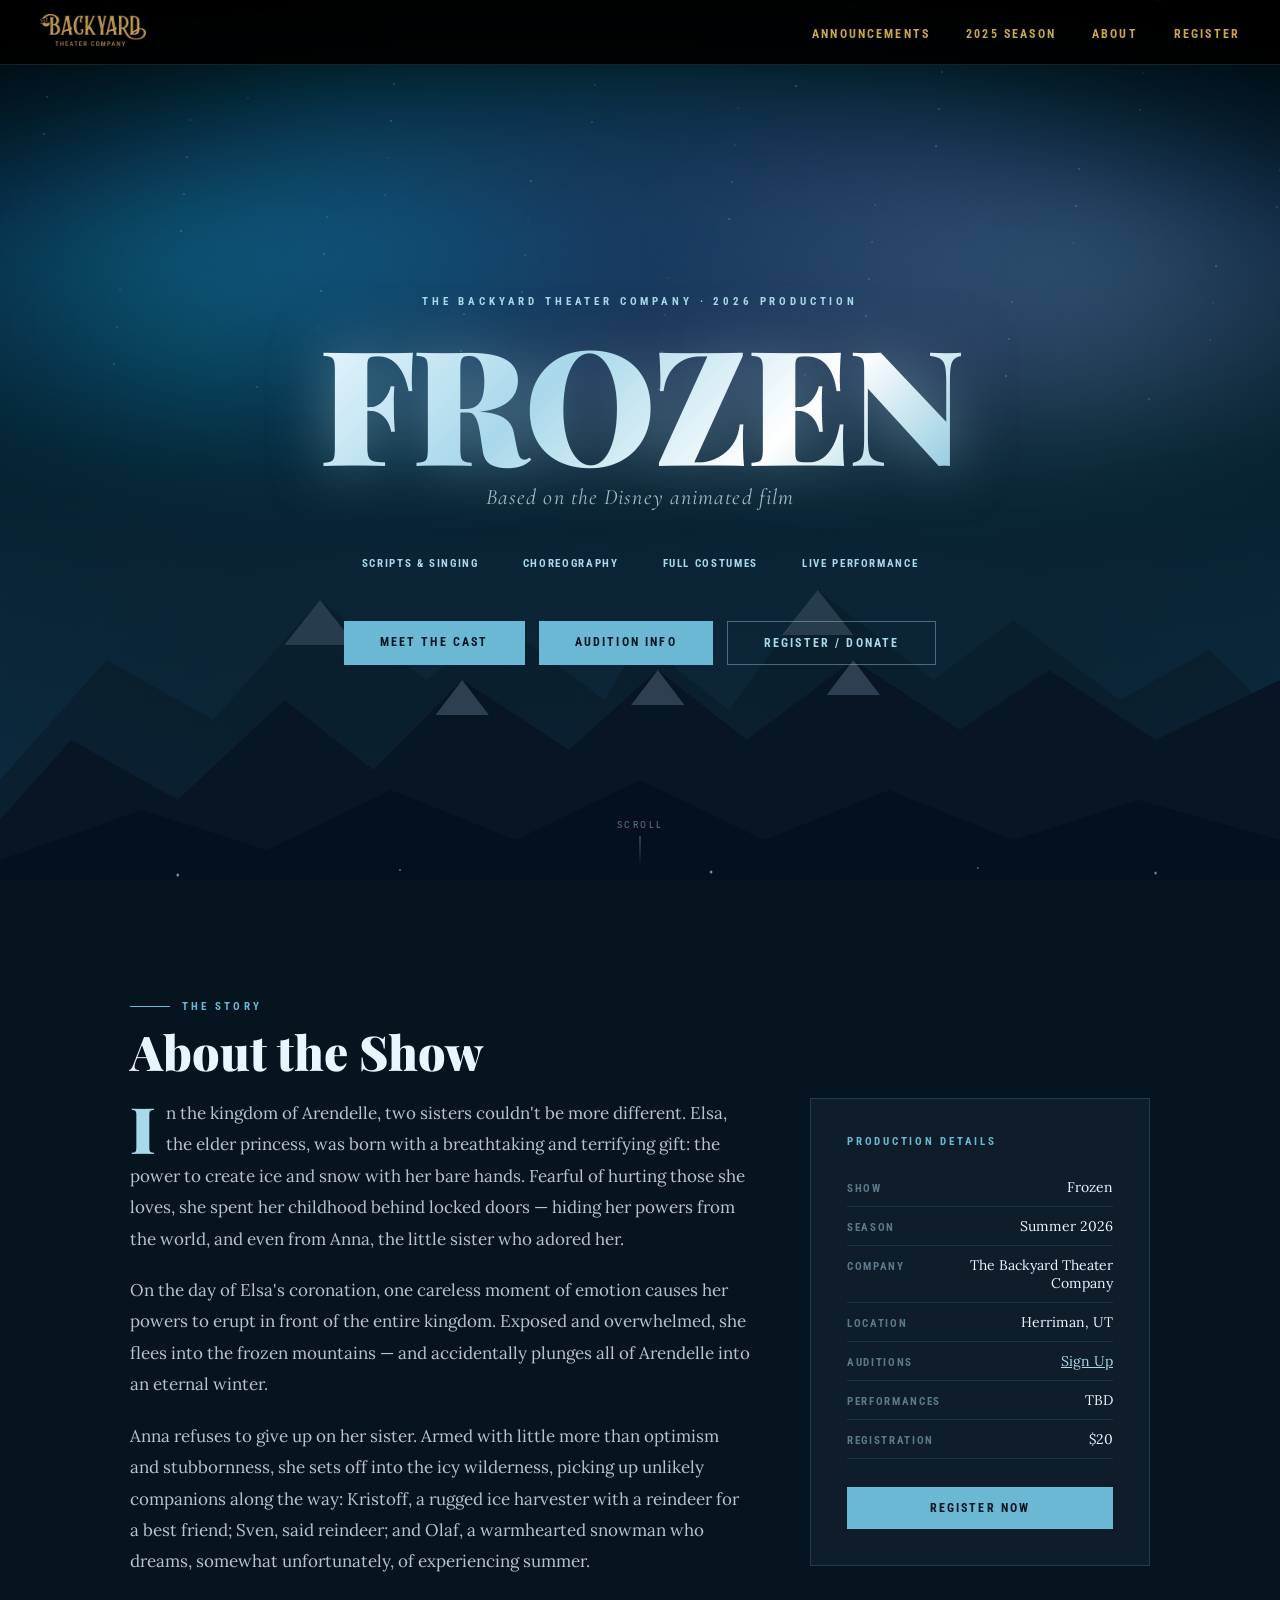
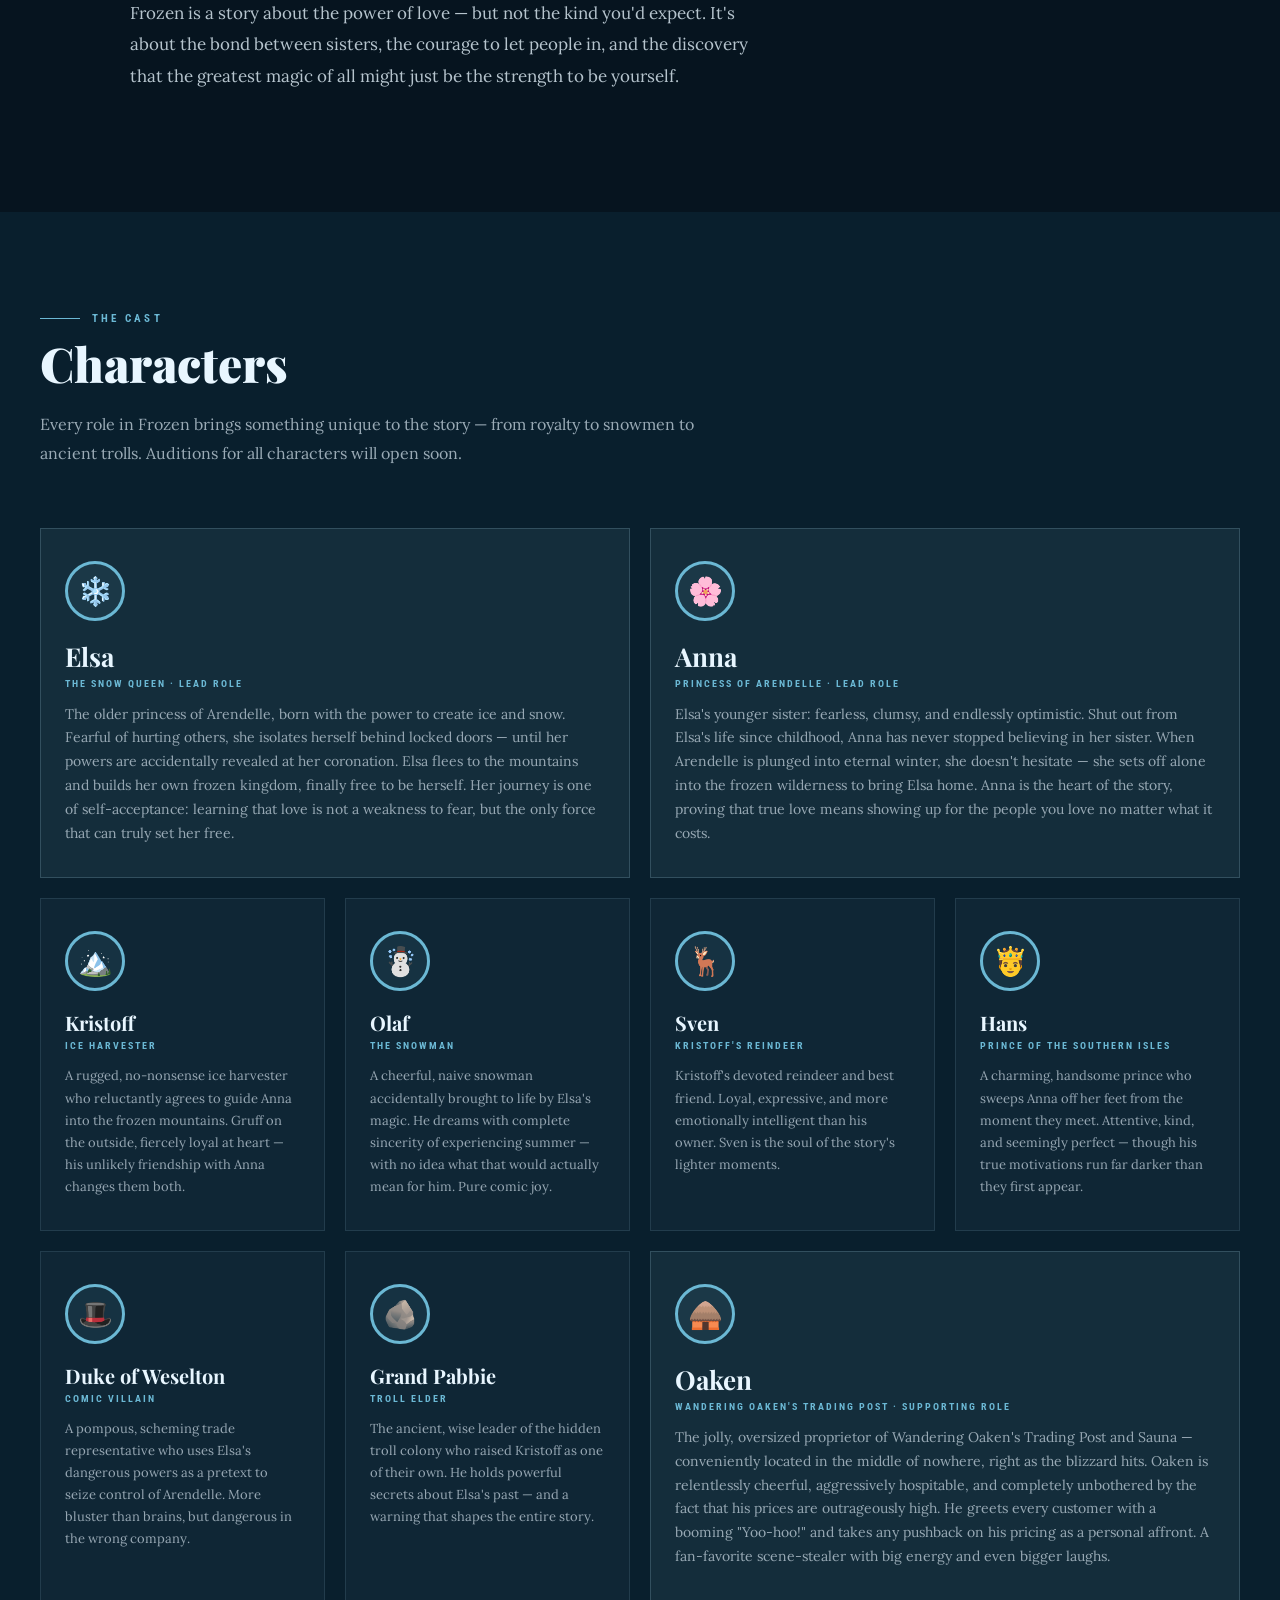
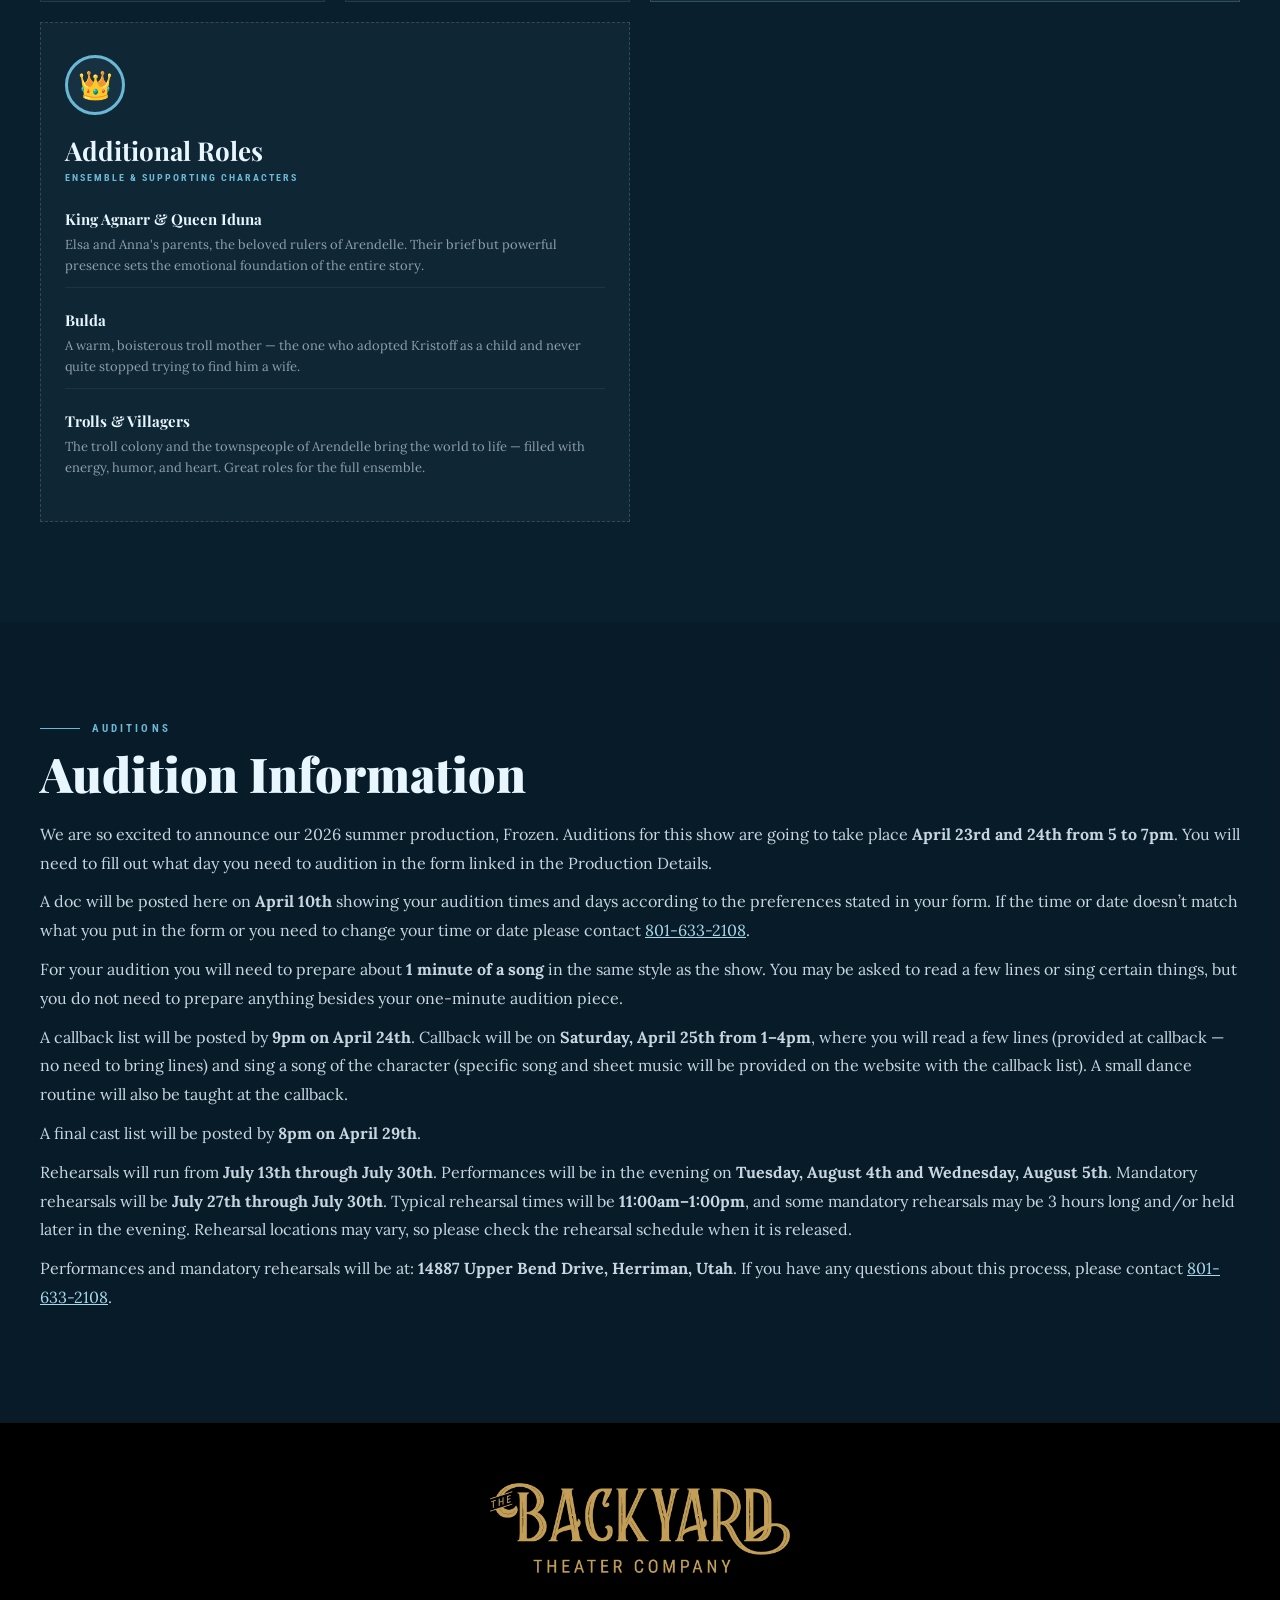
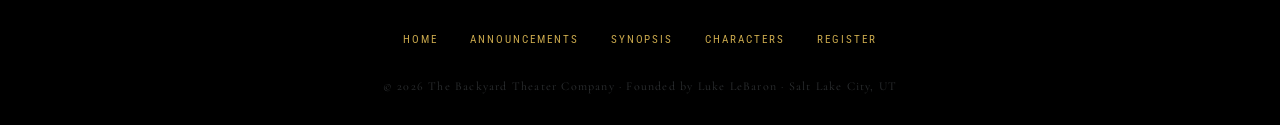
<file: frozen-announcement.html>
<!DOCTYPE html>
<html lang="en">
<head>
<meta charset="UTF-8">
<meta name="viewport" content="width=device-width, initial-scale=1.0">
<title>Frozen — The Backyard Theater Company · 2026</title>
<link rel="preconnect" href="https://fonts.googleapis.com">
<link href="https://fonts.googleapis.com/css2?family=Playfair+Display:ital,wght@0,400;0,700;0,900;1,400;1,700&family=Lora:ital,wght@0,400;0,500;1,400&family=Cormorant+Garamond:ital,wght@0,300;0,400;0,600;1,300;1,400&family=Roboto+Condensed:wght@400;600;700&display=swap" rel="stylesheet">
  <link rel="stylesheet" href="css/common.css">
<style>
  /* Page-specific styles (hero, snow, characters, synopsis, etc.) */
  /* ===== SNOWFLAKE ANIMATION ===== */
  @keyframes snowfall {
    0%   { transform: translateY(-20px) translateX(0px) rotate(0deg); opacity: 0; }
    10%  { opacity: 0.7; }
    90%  { opacity: 0.4; }
    100% { transform: translateY(100vh) translateX(60px) rotate(360deg); opacity: 0; }
  }

  @keyframes fadeUp {
    from { opacity: 0; transform: translateY(28px); }
    to   { opacity: 1; transform: translateY(0); }
  }

  @keyframes shimmerIce {
    0%   { background-position: -300% center; }
    100% { background-position: 300% center; }
  }

  @keyframes pulseGlow {
    0%, 100% { box-shadow: 0 0 20px rgba(168, 216, 234, 0.3), inset 0 0 20px rgba(168, 216, 234, 0.05); }
    50%       { box-shadow: 0 0 40px rgba(168, 216, 234, 0.6), inset 0 0 30px rgba(168, 216, 234, 0.1); }
  }

  @keyframes float {
    0%, 100% { transform: translateY(0px); }
    50%       { transform: translateY(-8px); }
  }

  /* nav moved to common.css */

  /* ===== SNOWFLAKES ===== */
  .snowflakes {
    position: fixed;
    top: 0; left: 0;
    width: 100%; height: 100%;
    pointer-events: none;
    z-index: 1;
    overflow: hidden;
  }

  .snowflake {
    position: absolute;
    top: -20px;
    color: rgba(200, 235, 255, 0.7);
    font-size: 14px;
    animation: snowfall linear infinite;
    user-select: none;
  }

  /* ===== HERO ===== */
  .hero {
    min-height: 100vh;
    position: relative;
    display: flex;
    flex-direction: column;
    align-items: center;
    justify-content: center;
    overflow: hidden;
    padding-top: 60px;
  }

  /* Icy mountain panorama built in CSS + SVG */
  .hero-bg {
    position: absolute;
    inset: 0;
    background:
      radial-gradient(ellipse 120% 80% at 50% 100%, #0D2A3D 0%, transparent 70%),
      radial-gradient(ellipse 80% 60% at 30% 80%, #0A1E2E 0%, transparent 60%),
      radial-gradient(ellipse 80% 60% at 70% 80%, #0A1E2E 0%, transparent 60%),
      linear-gradient(180deg,
        #01060A 0%,
        #041525 25%,
        #062030 50%,
        #0A2A3E 75%,
        #0D3550 100%
      );
  }

  /* Aurora borealis */
  .aurora {
    position: absolute;
    inset: 0;
    pointer-events: none;
    overflow: hidden;
  }

  .aurora-band {
    position: absolute;
    left: -20%;
    width: 140%;
    height: 300px;
    border-radius: 50%;
    filter: blur(50px);
    opacity: 0.18;
  }

  .aurora-band:nth-child(1) {
    top: 5%;
    background: linear-gradient(90deg, transparent, #00E5FF, #00BCD4, transparent);
    animation: float 8s ease-in-out infinite;
  }
  .aurora-band:nth-child(2) {
    top: 12%;
    background: linear-gradient(90deg, transparent, #7C4DFF, #E040FB, transparent);
    animation: float 11s ease-in-out infinite reverse;
    opacity: 0.12;
  }
  .aurora-band:nth-child(3) {
    top: 18%;
    background: linear-gradient(90deg, transparent, #00E5FF, transparent, #80DEEA, transparent);
    animation: float 14s ease-in-out infinite 2s;
  }

  /* Mountain silhouettes */
  .mountains {
    position: absolute;
    bottom: 0; left: 0; right: 0;
    pointer-events: none;
  }

  .hero-content {
    position: relative;
    z-index: 5;
    text-align: center;
    padding: 0 24px;
  }

  .frozen-eyebrow {
    font-family: 'Roboto Condensed', sans-serif;
    font-size: 11px;
    font-weight: 700;
    letter-spacing: 0.35em;
    text-transform: uppercase;
    color: var(--ice-blue);
    margin-bottom: 20px;
    animation: fadeUp 0.8s ease 0.2s both;
  }

  .frozen-title {
    font-family: 'Playfair Display', serif;
    font-size: clamp(80px, 14vw, 160px);
    font-weight: 900;
    line-height: 0.9;
    letter-spacing: -0.02em;
    margin-bottom: 12px;
    background: linear-gradient(
      135deg,
      #E8F6FF 0%,
      #A8D8EA 20%,
      #FFFFFF 40%,
      #6BB8D4 60%,
      #C8EEFF 80%,
      #FFFFFF 100%
    );
    background-size: 200%;
    -webkit-background-clip: text;
    -webkit-text-fill-color: transparent;
    background-clip: text;
    animation: fadeUp 0.8s ease 0.4s both, shimmerIce 6s linear infinite;
    filter: drop-shadow(0 0 30px rgba(168, 216, 234, 0.5));
  }

  .frozen-subtitle {
    font-family: 'Cormorant Garamond', serif;
    font-size: 22px;
    font-style: italic;
    color: rgba(232, 246, 255, 0.7);
    letter-spacing: 0.05em;
    margin-bottom: 40px;
    animation: fadeUp 0.8s ease 0.6s both;
  }

  .hero-badges {
    display: flex;
    gap: 12px;
    justify-content: center;
    flex-wrap: wrap;
    margin-bottom: 44px;
    animation: fadeUp 0.8s ease 0.7s both;
  }

  .badge {
    font-family: 'Roboto Condensed', sans-serif;
    font-size: 11px;
    font-weight: 700;
    letter-spacing: 0.15em;
    text-transform: uppercase;
    padding: 7px 16px;
    color: var(--ice-blue);
  }

  .hero-cta {
    display: inline-flex;
    gap: 14px;
    animation: fadeUp 0.8s ease 0.9s both;
  }

  /* buttons moved to common.css */
  @media(max-width: 600px)  {
    .hero-cta {
      flex-direction: column;
    }
  }

  /* buttons moved to common.css */

  .scroll-hint {
    position: absolute;
    bottom: 32px;
    left: 50%;
    transform: translateX(-50%);
    z-index: 5;
    display: flex;
    flex-direction: column;
    align-items: center;
    gap: 6px;
    opacity: 0.5;
    animation: float 2.5s ease-in-out infinite;
  }
  .scroll-hint span {
    font-family: 'Roboto Condensed', sans-serif;
    font-size: 10px;
    letter-spacing: 0.25em;
    text-transform: uppercase;
    color: var(--ice-blue);
  }
  .scroll-arrow {
    width: 1px;
    height: 32px;
    background: linear-gradient(180deg, var(--ice-blue), transparent);
  }

  /* ===== SYNOPSIS ===== */
  #synopsis { padding: 100px 40px; max-width: 1100px; margin: 0 auto; position: relative; z-index: 2; }

  .synopsis-layout {
    display: grid;
    grid-template-columns: 1fr 340px;
    gap: 60px;
    align-items: start;
  }

  .synopsis-text p {
    font-size: 17px;
    line-height: 1.85;
    color: rgba(232, 246, 255, 0.78);
    margin-bottom: 20px;
  }

  .synopsis-text p:first-child::first-letter {
    font-family: 'Playfair Display', serif;
    font-size: 64px;
    font-weight: 900;
    float: left;
    line-height: 0.75;
    margin: 6px 10px 0 0;
    color: var(--ice-blue);
  }

  .synopsis-aside {
    background: rgba(168, 216, 234, 0.05);
    border: 1px solid rgba(168, 216, 234, 0.15);
    padding: 36px;
    position: sticky;
    top: 90px;
  }

  .aside-title {
    font-family: 'Roboto Condensed', sans-serif;
    font-size: 11px;
    font-weight: 700;
    letter-spacing: 0.25em;
    text-transform: uppercase;
    color: var(--ice-mid);
    margin-bottom: 20px;
  }

  .detail-row {
    display: flex;
    justify-content: space-between;
    align-items: baseline;
    padding: 10px 0;
    border-bottom: 1px solid rgba(168, 216, 234, 0.1);
    gap: 12px;
  }
  .detail-row:last-child { border-bottom: none; }

  .detail-label {
    font-family: 'Roboto Condensed', sans-serif;
    font-size: 11px;
    font-weight: 700;
    letter-spacing: 0.15em;
    text-transform: uppercase;
    color: rgba(168, 216, 234, 0.5);
    flex-shrink: 0;
  }

  .detail-value {
    font-family: 'Lora', serif;
    font-size: 14px;
    color: var(--frost);
    text-align: right;
  }
  .detail-value a {
    color: var(--ice-blue);
    text-decoration: underline;
  }

  .aside-cta {
    display: block;
    text-align: center;
    margin-top: 28px;
    font-family: 'Roboto Condensed', sans-serif;
    font-size: 12px;
    font-weight: 700;
    letter-spacing: 0.18em;
    text-transform: uppercase;
    padding: 14px;
    background: var(--ice-mid);
    color: var(--ice-darkest);
    text-decoration: none;
    transition: all 0.3s;
  }
  .aside-cta:hover { background: var(--ice-blue); transform: translateY(-2px); }

  /* ===== CHARACTERS ===== */
  #characters {
    padding: 100px 40px;
    background: rgba(13, 42, 61, 0.5);
    position: relative;
    z-index: 2;
  }

  #characters .inner,
  #auditions .inner {
    max-width: 1200px;
    margin: 0 auto;
  }

  .characters-intro {
    max-width: 680px;
    margin-bottom: 60px;
  }

  .characters-grid {
    display: grid;
    grid-template-columns: repeat(4, 1fr);
    gap: 20px;
  }

  .character-card {
    background: rgba(168, 216, 234, 0.04);
    border: 1px solid rgba(168, 216, 234, 0.12);
    padding: 32px 24px;
    position: relative;
    overflow: hidden;
    transition: all 0.35s;
    cursor: default;
  }

  .character-card::before {
    content: '';
    position: absolute;
    top: 0; left: 0; right: 0;
    height: 3px;
    background: linear-gradient(90deg, transparent, var(--ice-mid), transparent);
    opacity: 0;
    transition: opacity 0.35s;
  }

  .character-card:hover {
    background: rgba(168, 216, 234, 0.09);
    border-color: rgba(168, 216, 234, 0.3);
    transform: translateY(-4px);
    box-shadow: 0 12px 40px rgba(107, 184, 212, 0.12);
  }

  .character-card:hover::before { opacity: 1; }

  .character-emoji {
    width: 60px;
    height: 60px;
    border-radius: 50%;
    border: 3px solid var(--ice-mid);
    display: flex;
    align-items: center;
    justify-content: center;
    font-size: 28px;
    margin-bottom: 18px;
    background: rgba(107, 184, 212, 0.08);
    transition: all 0.35s;
  }

  .character-card:hover .character-emoji {
    border-color: var(--ice-blue);
    box-shadow: 0 0 20px rgba(168, 216, 234, 0.3);
    animation: pulseGlow 2s ease-in-out infinite;
  }

  .character-name {
    font-family: 'Playfair Display', serif;
    font-size: 20px;
    font-weight: 700;
    color: var(--frost);
    margin-bottom: 4px;
  }

  .character-role {
    font-family: 'Roboto Condensed', sans-serif;
    font-size: 10px;
    font-weight: 700;
    letter-spacing: 0.2em;
    text-transform: uppercase;
    color: var(--ice-mid);
    margin-bottom: 14px;
  }

  .character-desc {
    font-size: 13px;
    line-height: 1.7;
    color: rgba(232, 246, 255, 0.62);
  }

  .character-card.featured {
    grid-column: span 2;
    background: rgba(168, 216, 234, 0.07);
    border-color: rgba(168, 216, 234, 0.2);
  }

  .character-card.featured .character-name { font-size: 26px; }
  .character-card.featured .character-desc { font-size: 14px; }

  .additional-role-row {
    padding: 10px 0;
    border-bottom: 1px solid rgba(168, 216, 234, 0.08);
  }
  .additional-role-row:last-child { border-bottom: none; }

  .add-role-name {
    display: block;
    font-family: 'Playfair Display', serif;
    font-size: 15px;
    font-weight: 700;
    color: var(--frost);
    margin-bottom: 3px;
  }

  .add-role-desc {
    display: block;
    font-size: 13px;
    line-height: 1.6;
    color: rgba(232, 246, 255, 0.58);
  }

  #auditions p {
    margin-bottom: 10px;
  }
  /* ===== FOOTER ===== */
  /* footer moved to common.css */

  /* ===== RESPONSIVE ===== */
  @media (max-width: 900px) {
    .synopsis-layout { grid-template-columns: 1fr; }
    .synopsis-aside { position: static; }
    .characters-grid { grid-template-columns: repeat(2, 1fr); }
    .character-card.featured { grid-column: span 1; }
  }
  @media (max-width: 600px) {
    .characters-grid { grid-template-columns: 1fr; }
    .nav-links { display: none; }
    .frozen-title { font-size: 72px; }
  }

  /* link color handled in css/common.css */
</style>
</head>
<body>

<!-- SNOWFLAKES -->
<div class="snowflakes" aria-hidden="true" id="snowflakes"></div>

<!-- NAV -->
<nav>
  <div class="nav-logo">
    <a href="index.html">
      <img src="images/backyard-theater-company-text.png" alt="Backyard Theater Company Logo"/>
    </a>
  </div>
  <ul class="nav-links">
    <li><a href="index.html#announcements">Announcements</a></li>
    <li><a href="index.html#gallery">2025 Season</a></li>
    <li><a href="index.html#about">About</a></li>
    <li><a href="index.html#payment">Register</a></li>
  </ul>
</nav>

<!-- HERO -->
<div class="hero">
  <div class="hero-bg"></div>

  <!-- Aurora -->
  <div class="aurora">
    <div class="aurora-band"></div>
    <div class="aurora-band"></div>
    <div class="aurora-band"></div>
  </div>

  <!-- Mountain SVG silhouette -->
  <div class="mountains">
    <svg viewBox="0 0 1440 400" xmlns="http://www.w3.org/2000/svg" preserveAspectRatio="none" style="width:100%;height:400px;display:block;">
      <!-- Far mountains (lightest) -->
      <polygon points="0,400 0,280 120,160 240,220 360,100 480,180 560,120 680,200 720,140 820,210 920,90 1050,180 1140,120 1260,200 1360,150 1440,220 1440,400" fill="#0A1E2E" opacity="0.9"/>
      <!-- Snow caps far -->
      <polygon points="360,100 320,145 400,145" fill="rgba(200,230,255,0.15)"/>
      <polygon points="920,90 880,135 960,135" fill="rgba(200,230,255,0.15)"/>
      <polygon points="560,120 530,155 590,155" fill="rgba(200,230,255,0.1)"/>
      <!-- Mid mountains -->
      <polygon points="0,400 0,320 80,240 200,300 320,200 420,270 520,180 640,250 740,170 840,240 960,160 1080,230 1180,170 1300,240 1440,180 1440,400" fill="#071525" opacity="0.95"/>
      <!-- Snow caps mid -->
      <polygon points="520,180 490,215 550,215" fill="rgba(200,230,255,0.2)"/>
      <polygon points="740,170 710,205 770,205" fill="rgba(200,230,255,0.2)"/>
      <polygon points="960,160 930,195 990,195" fill="rgba(200,230,255,0.2)"/>
      <!-- Foreground ridge -->
      <polygon points="0,400 0,360 160,310 300,350 440,290 580,340 720,280 860,340 1000,290 1140,340 1280,300 1440,340 1440,400" fill="#041020" opacity="1"/>
      <!-- Ice/snow ground -->
      <rect x="0" y="380" width="1440" height="20" fill="#06141F"/>
      <!-- Sparkle dots on snow -->
      <circle cx="200" cy="375" r="1.5" fill="rgba(200,230,255,0.6)"/>
      <circle cx="450" cy="370" r="1" fill="rgba(200,230,255,0.5)"/>
      <circle cx="800" cy="372" r="1.5" fill="rgba(200,230,255,0.6)"/>
      <circle cx="1100" cy="368" r="1" fill="rgba(200,230,255,0.4)"/>
      <circle cx="1300" cy="373" r="1.5" fill="rgba(200,230,255,0.5)"/>
    </svg>
  </div>

  <!-- Stars -->
  <svg style="position:absolute;inset:0;width:100%;height:100%;pointer-events:none;z-index:2;" xmlns="http://www.w3.org/2000/svg">
    <defs><radialGradient id="star"><stop offset="0%" stop-color="white" stop-opacity="0.9"/><stop offset="100%" stop-color="white" stop-opacity="0"/></radialGradient></defs>
    <circle cx="53" cy="23" r="1" fill="url(#star)" opacity="0.3"/><circle cx="190" cy="120" r="1" fill="url(#star)" opacity="0.42"/><circle cx="327" cy="217" r="1" fill="url(#star)" opacity="0.54"/><circle cx="464" cy="314" r="1" fill="url(#star)" opacity="0.6599999999999999"/><circle cx="601" cy="11" r="1" fill="url(#star)" opacity="0.78"/><circle cx="738" cy="108" r="1" fill="url(#star)" opacity="0.3"/><circle cx="875" cy="205" r="1" fill="url(#star)" opacity="0.42"/><circle cx="1012" cy="302" r="1" fill="url(#star)" opacity="0.54"/><circle cx="1149" cy="399" r="1" fill="url(#star)" opacity="0.6599999999999999"/><circle cx="1286" cy="96" r="1" fill="url(#star)" opacity="0.78"/><circle cx="1423" cy="193" r="1" fill="url(#star)" opacity="0.3"/><circle cx="120" cy="290" r="1" fill="url(#star)" opacity="0.42"/><circle cx="257" cy="387" r="1" fill="url(#star)" opacity="0.54"/><circle cx="394" cy="84" r="1" fill="url(#star)" opacity="0.6599999999999999"/><circle cx="531" cy="181" r="1" fill="url(#star)" opacity="0.78"/><circle cx="668" cy="278" r="1" fill="url(#star)" opacity="0.3"/><circle cx="805" cy="375" r="1" fill="url(#star)" opacity="0.42"/><circle cx="942" cy="72" r="1" fill="url(#star)" opacity="0.54"/><circle cx="1079" cy="169" r="1" fill="url(#star)" opacity="0.6599999999999999"/><circle cx="1216" cy="266" r="1" fill="url(#star)" opacity="0.78"/><circle cx="1353" cy="363" r="1" fill="url(#star)" opacity="0.3"/><circle cx="50" cy="60" r="1" fill="url(#star)" opacity="0.42"/><circle cx="187" cy="157" r="1" fill="url(#star)" opacity="0.54"/><circle cx="324" cy="254" r="1" fill="url(#star)" opacity="0.6599999999999999"/><circle cx="461" cy="351" r="1" fill="url(#star)" opacity="0.78"/><circle cx="598" cy="48" r="1" fill="url(#star)" opacity="0.3"/><circle cx="735" cy="145" r="1" fill="url(#star)" opacity="0.42"/><circle cx="872" cy="242" r="1" fill="url(#star)" opacity="0.54"/><circle cx="1009" cy="339" r="1" fill="url(#star)" opacity="0.6599999999999999"/><circle cx="1146" cy="36" r="1" fill="url(#star)" opacity="0.78"/><circle cx="1283" cy="133" r="1" fill="url(#star)" opacity="0.3"/><circle cx="1420" cy="230" r="1" fill="url(#star)" opacity="0.42"/><circle cx="117" cy="327" r="1" fill="url(#star)" opacity="0.54"/><circle cx="254" cy="24" r="1" fill="url(#star)" opacity="0.6599999999999999"/><circle cx="391" cy="121" r="1" fill="url(#star)" opacity="0.78"/><circle cx="528" cy="218" r="1" fill="url(#star)" opacity="0.3"/><circle cx="665" cy="315" r="1" fill="url(#star)" opacity="0.42"/><circle cx="802" cy="12" r="1" fill="url(#star)" opacity="0.54"/><circle cx="939" cy="109" r="1" fill="url(#star)" opacity="0.6599999999999999"/><circle cx="1076" cy="206" r="1" fill="url(#star)" opacity="0.78"/><circle cx="1213" cy="303" r="1" fill="url(#star)" opacity="0.3"/><circle cx="1350" cy="0" r="1" fill="url(#star)" opacity="0.42"/><circle cx="47" cy="97" r="1" fill="url(#star)" opacity="0.54"/><circle cx="184" cy="194" r="1" fill="url(#star)" opacity="0.6599999999999999"/><circle cx="321" cy="291" r="1" fill="url(#star)" opacity="0.78"/><circle cx="458" cy="388" r="1" fill="url(#star)" opacity="0.3"/><circle cx="595" cy="85" r="1" fill="url(#star)" opacity="0.42"/><circle cx="732" cy="182" r="1" fill="url(#star)" opacity="0.54"/><circle cx="869" cy="279" r="1" fill="url(#star)" opacity="0.6599999999999999"/><circle cx="1006" cy="376" r="1" fill="url(#star)" opacity="0.78"/><circle cx="1143" cy="73" r="1" fill="url(#star)" opacity="0.3"/><circle cx="1280" cy="170" r="1" fill="url(#star)" opacity="0.42"/><circle cx="1417" cy="267" r="1" fill="url(#star)" opacity="0.54"/><circle cx="114" cy="364" r="1" fill="url(#star)" opacity="0.6599999999999999"/><circle cx="251" cy="61" r="1" fill="url(#star)" opacity="0.78"/><circle cx="388" cy="158" r="1" fill="url(#star)" opacity="0.3"/><circle cx="525" cy="255" r="1" fill="url(#star)" opacity="0.42"/><circle cx="662" cy="352" r="1" fill="url(#star)" opacity="0.54"/><circle cx="799" cy="49" r="1" fill="url(#star)" opacity="0.6599999999999999"/><circle cx="936" cy="146" r="1" fill="url(#star)" opacity="0.78"/><circle cx="1073" cy="243" r="1" fill="url(#star)" opacity="0.3"/><circle cx="1210" cy="340" r="1" fill="url(#star)" opacity="0.42"/><circle cx="1347" cy="37" r="1" fill="url(#star)" opacity="0.54"/><circle cx="44" cy="134" r="1" fill="url(#star)" opacity="0.6599999999999999"/><circle cx="181" cy="231" r="1" fill="url(#star)" opacity="0.78"/><circle cx="318" cy="328" r="1" fill="url(#star)" opacity="0.3"/><circle cx="455" cy="25" r="1" fill="url(#star)" opacity="0.42"/><circle cx="592" cy="122" r="1" fill="url(#star)" opacity="0.54"/><circle cx="729" cy="219" r="1" fill="url(#star)" opacity="0.6599999999999999"/><circle cx="866" cy="316" r="1" fill="url(#star)" opacity="0.78"/><circle cx="1003" cy="13" r="1" fill="url(#star)" opacity="0.3"/><circle cx="1140" cy="110" r="1" fill="url(#star)" opacity="0.42"/><circle cx="1277" cy="207" r="1" fill="url(#star)" opacity="0.54"/><circle cx="1414" cy="304" r="1" fill="url(#star)" opacity="0.6599999999999999"/><circle cx="111" cy="1" r="1" fill="url(#star)" opacity="0.78"/><circle cx="248" cy="98" r="1" fill="url(#star)" opacity="0.3"/><circle cx="385" cy="195" r="1" fill="url(#star)" opacity="0.42"/><circle cx="522" cy="292" r="1" fill="url(#star)" opacity="0.54"/><circle cx="659" cy="389" r="1" fill="url(#star)" opacity="0.6599999999999999"/><circle cx="796" cy="86" r="1" fill="url(#star)" opacity="0.78"/>
  </svg>

  <div class="hero-content">
    <div class="frozen-eyebrow">The Backyard Theater Company · 2026 Production</div>
    <div class="frozen-title">FROZEN</div>
    <div class="frozen-subtitle">Based on the Disney animated film</div>
    <div class="hero-badges">
      <span class="badge">Scripts &amp; Singing</span>
      <span class="badge">Choreography</span>
      <span class="badge">Full Costumes</span>
      <span class="badge">Live Performance</span>
    </div>
    <div class="hero-cta">
      <a href="#characters" class="btn btn-ice">Meet the Cast</a>
      <a href="#auditions" class="btn btn-ice">Audition Info</a>
      <a href="index.html#payment" class="btn btn-outline">Register / Donate</a>
    </div>
  </div>

  <div class="scroll-hint">
    <span>Scroll</span>
    <div class="scroll-arrow"></div>
  </div>
</div>

<!-- SYNOPSIS -->
<section id="synopsis">
  <div class="section-label">The Story</div>
  <h2 class="section-title">About the Show</h2>

  <div class="synopsis-layout">
    <div class="synopsis-text">
      <p>In the kingdom of Arendelle, two sisters couldn't be more different. Elsa, the elder princess, was born with a breathtaking and terrifying gift: the power to create ice and snow with her bare hands. Fearful of hurting those she loves, she spent her childhood behind locked doors — hiding her powers from the world, and even from Anna, the little sister who adored her.</p>
      <p>On the day of Elsa's coronation, one careless moment of emotion causes her powers to erupt in front of the entire kingdom. Exposed and overwhelmed, she flees into the frozen mountains — and accidentally plunges all of Arendelle into an eternal winter.</p>
      <p>Anna refuses to give up on her sister. Armed with little more than optimism and stubbornness, she sets off into the icy wilderness, picking up unlikely companions along the way: Kristoff, a rugged ice harvester with a reindeer for a best friend; Sven, said reindeer; and Olaf, a warmhearted snowman who dreams, somewhat unfortunately, of experiencing summer.</p>
      <p>Frozen is a story about the power of love — but not the kind you'd expect. It's about the bond between sisters, the courage to let people in, and the discovery that the greatest magic of all might just be the strength to be yourself.</p>
    </div>

    <div class="synopsis-aside">
      <div class="aside-title">Production Details</div>
      <div class="detail-row">
        <span class="detail-label">Show</span>
        <span class="detail-value">Frozen</span>
      </div>
      <div class="detail-row">
        <span class="detail-label">Season</span>
        <span class="detail-value">Summer 2026</span>
      </div>
      <div class="detail-row">
        <span class="detail-label">Company</span>
        <span class="detail-value">The Backyard Theater Company</span>
      </div>
      <div class="detail-row">
        <span class="detail-label">Location</span>
        <span class="detail-value">Herriman, UT</span>
      </div>
      <div class="detail-row">
        <span class="detail-label">Auditions</span>
        <span class="detail-value">
          <a href="https://docs.google.com/forms/d/e/1FAIpQLSfRs4PVs2GIn2xTt9dP9KEzPILFBqvaKFIh7IZHBIBq9hjyGA/viewform" target="_blank">
            Sign Up
          </a>
        </span>
      </div>
      <div class="detail-row">
        <span class="detail-label">Performances</span>
        <span class="detail-value">TBD</span>
      </div>
      <div class="detail-row">
        <span class="detail-label">Registration</span>
        <span class="detail-value">$20</span>
      </div>
      <a href="index.html#payment" class="aside-cta">Register Now</a>
    </div>
  </div>
</section>

<!-- CHARACTERS -->
<div id="characters">
  <div class="inner">
    <div class="section-label">The Cast</div>
    <h2 class="section-title">Characters</h2>
    <div class="characters-intro">
      <p style="font-size:16px; color: rgba(232,246,255,0.65); line-height:1.8;">Every role in Frozen brings something unique to the story — from royalty to snowmen to ancient trolls. Auditions for all characters will open soon.</p>
    </div>

    <div class="characters-grid">

      <!-- FEATURED: Elsa & Anna -->
      <div class="character-card featured">
        <div class="character-emoji">❄️</div>
        <div class="character-name">Elsa</div>
        <div class="character-role">The Snow Queen · Lead Role</div>
        <div class="character-desc">The older princess of Arendelle, born with the power to create ice and snow. Fearful of hurting others, she isolates herself behind locked doors — until her powers are accidentally revealed at her coronation. Elsa flees to the mountains and builds her own frozen kingdom, finally free to be herself. Her journey is one of self-acceptance: learning that love is not a weakness to fear, but the only force that can truly set her free.</div>
      </div>

      <div class="character-card featured">
        <div class="character-emoji">🌸</div>
        <div class="character-name">Anna</div>
        <div class="character-role">Princess of Arendelle · Lead Role</div>
        <div class="character-desc">Elsa's younger sister: fearless, clumsy, and endlessly optimistic. Shut out from Elsa's life since childhood, Anna has never stopped believing in her sister. When Arendelle is plunged into eternal winter, she doesn't hesitate — she sets off alone into the frozen wilderness to bring Elsa home. Anna is the heart of the story, proving that true love means showing up for the people you love no matter what it costs.</div>
      </div>

      <div class="character-card">
        <div class="character-emoji">🏔️</div>
        <div class="character-name">Kristoff</div>
        <div class="character-role">Ice Harvester</div>
        <div class="character-desc">A rugged, no-nonsense ice harvester who reluctantly agrees to guide Anna into the frozen mountains. Gruff on the outside, fiercely loyal at heart — his unlikely friendship with Anna changes them both.</div>
      </div>

      <div class="character-card">
        <div class="character-emoji">☃️</div>
        <div class="character-name">Olaf</div>
        <div class="character-role">The Snowman</div>
        <div class="character-desc">A cheerful, naive snowman accidentally brought to life by Elsa's magic. He dreams with complete sincerity of experiencing summer — with no idea what that would actually mean for him. Pure comic joy.</div>
      </div>

      <div class="character-card">
        <div class="character-emoji">🦌</div>
        <div class="character-name">Sven</div>
        <div class="character-role">Kristoff's Reindeer</div>
        <div class="character-desc">Kristoff's devoted reindeer and best friend. Loyal, expressive, and more emotionally intelligent than his owner. Sven is the soul of the story's lighter moments.</div>
      </div>

      <div class="character-card">
        <div class="character-emoji">🤴</div>
        <div class="character-name">Hans</div>
        <div class="character-role">Prince of the Southern Isles</div>
        <div class="character-desc">A charming, handsome prince who sweeps Anna off her feet from the moment they meet. Attentive, kind, and seemingly perfect — though his true motivations run far darker than they first appear.</div>
      </div>

      <div class="character-card">
        <div class="character-emoji">🎩</div>
        <div class="character-name">Duke of Weselton</div>
        <div class="character-role">Comic Villain</div>
        <div class="character-desc">A pompous, scheming trade representative who uses Elsa's dangerous powers as a pretext to seize control of Arendelle. More bluster than brains, but dangerous in the wrong company.</div>
      </div>

      <div class="character-card">
        <div class="character-emoji">🪨</div>
        <div class="character-name">Grand Pabbie</div>
        <div class="character-role">Troll Elder</div>
        <div class="character-desc">The ancient, wise leader of the hidden troll colony who raised Kristoff as one of their own. He holds powerful secrets about Elsa's past — and a warning that shapes the entire story.</div>
      </div>

      <div class="character-card featured">
        <div class="character-emoji">🛖</div>
        <div class="character-name">Oaken</div>
        <div class="character-role">Wandering Oaken's Trading Post · Supporting Role</div>
        <div class="character-desc">The jolly, oversized proprietor of Wandering Oaken's Trading Post and Sauna — conveniently located in the middle of nowhere, right as the blizzard hits. Oaken is relentlessly cheerful, aggressively hospitable, and completely unbothered by the fact that his prices are outrageously high. He greets every customer with a booming "Yoo-hoo!" and takes any pushback on his pricing as a personal affront. A fan-favorite scene-stealer with big energy and even bigger laughs.</div>
      </div>

      <div class="character-card featured" style="background: rgba(168,216,234,0.04); border-style: dashed;">
        <div class="character-emoji">👑</div>
        <div class="character-name">Additional Roles</div>
        <div class="character-role">Ensemble &amp; Supporting Characters</div>
        <div class="character-desc" style="display: flex; flex-direction: column; gap: 10px; margin-top: 4px;">
          <div class="additional-role-row">
            <span class="add-role-name">King Agnarr &amp; Queen Iduna</span>
            <span class="add-role-desc">Elsa and Anna's parents, the beloved rulers of Arendelle. Their brief but powerful presence sets the emotional foundation of the entire story.</span>
          </div>
          <div class="additional-role-row">
            <span class="add-role-name">Bulda</span>
            <span class="add-role-desc">A warm, boisterous troll mother — the one who adopted Kristoff as a child and never quite stopped trying to find him a wife.</span>
          </div>
          <div class="additional-role-row">
            <span class="add-role-name">Trolls &amp; Villagers</span>
            <span class="add-role-desc">The troll colony and the townspeople of Arendelle bring the world to life — filled with energy, humor, and heart. Great roles for the full ensemble.</span>
          </div>
        </div>
      </div>

    </div>
  </div>
</div>


<!-- AUDITIONS -->
<section id="auditions" style="padding:100px 40px; background: rgba(10, 30, 45, 0.7); position: relative; z-index:2;">
  <div class="inner">
    <div class="section-label">Auditions</div>
    <h2 class="section-title">Audition Information</h2>

    <div style="color: rgba(232,246,255,0.86); font-size:16px; line-height:1.8;">
    <p>We are so excited to announce our 2026 summer production, Frozen. Auditions for this show are going to take place <strong>April 23rd and 24th from 5 to 7pm</strong>. You will need to fill out what day you need to audition in the form linked in the Production Details.</p>

    <p>A doc will be posted here on <strong>April 10th</strong> showing your audition times and days according to the preferences stated in your form. If the time or date doesn&rsquo;t match what you put in the form or you need to change your time or date please contact <a href="tel:8016332108">801-633-2108</a>.</p>

    <p>For your audition you will need to prepare about <strong>1 minute of a song</strong> in the same style as the show. You may be asked to read a few lines or sing certain things, but you do not need to prepare anything besides your one-minute audition piece.</p>

    <p>A callback list will be posted by <strong>9pm on April 24th</strong>. Callback will be on <strong>Saturday, April 25th from 1–4pm</strong>, where you will read a few lines (provided at callback — no need to bring lines) and sing a song of the character (specific song and sheet music will be provided on the website with the callback list). A small dance routine will also be taught at the callback.</p>

    <p>A final cast list will be posted by <strong>8pm on April 29th</strong>.</p>

    <p>Rehearsals will run from <strong>July 13th through July 30th</strong>. Performances will be in the evening on <strong>Tuesday, August 4th and Wednesday, August 5th</strong>. Mandatory rehearsals will be <strong>July 27th through July 30th</strong>. Typical rehearsal times will be <strong>11:00am–1:00pm</strong>, and some mandatory rehearsals may be 3 hours long and/or held later in the evening. Rehearsal locations may vary, so please check the rehearsal schedule when it is released.</p>

    <p>Performances and mandatory rehearsals will be at: <strong>14887 Upper Bend Drive, Herriman, Utah</strong>. If you have any questions about this process, please contact <a href="tel:8016332108">801-633-2108</a>.</p>
    </div>
  </div>

</section>

<!-- FOOTER -->
<footer>
  <img class="footer-logo" src="images/backyard-theater-company-text.png" alt="Backyard Theater Logo"/>
  <ul class="footer-links">
    <li><a href="index.html">Home</a></li>
    <li><a href="index.html#announcements">Announcements</a></li>
    <li><a href="#synopsis">Synopsis</a></li>
    <li><a href="#characters">Characters</a></li>
    <li><a href="index.html#payment">Register</a></li>
  </ul>
  <p class="copyright">© 2026 The Backyard Theater Company · Founded by Luke LeBaron · Salt Lake City, UT</p>
</footer>

<script>
// Generate snowflakes
const container = document.getElementById('snowflakes');
const symbols = ['❄', '❅', '❆', '·', '•'];
for (let i = 0; i < 38; i++) {
  const flake = document.createElement('div');
  flake.className = 'snowflake';
  flake.textContent = symbols[Math.floor(Math.random() * symbols.length)];
  flake.style.left = Math.random() * 100 + 'vw';
  flake.style.fontSize = (8 + Math.random() * 14) + 'px';
  flake.style.animationDuration = (8 + Math.random() * 16) + 's';
  flake.style.animationDelay = (Math.random() * 12) + 's';
  flake.style.opacity = 0.3 + Math.random() * 0.5;
  container.appendChild(flake);
}
</script>

</body>
</html>
</file>
<file: css/common.css>
/* Common shared site styles: variables, resets, header, footer, and typographic helpers */
:root {
  --gold: #C9A84C;
  --gold-light: #E8C97A;
  --gold-dark: #8B6914;
  --teal: #3A6E7F;
  --teal-dark: #264A57;
  --red: #B8412A;
  --ice-blue: #A8D8EA;
  --ice-mid: #6BB8D4;
  --ice-deep: #2A6A8A;
  --ice-dark: #0D2A3D;
  --ice-darkest: #06141F;
  --frost: #E8F6FF;
  --cream: #F9F3E8;
  --dark: #1A1208;
  --warm-dark: #251A08;
  --text: #2C1F08;
  --text-light: #6B5230;
}

/* Reset + base */
* { margin: 0; padding: 0; box-sizing: border-box; }
html { scroll-behavior: smooth; }
body {
  background: var(--ice-darkest);
  color: var(--frost);
  font-family: 'Lora', Georgia, serif;
  overflow-x: hidden;
}

/* Global link color */
a { color: var(--ice-blue); }

/* NAV */
nav {
  position: fixed;
  top: 0; left: 0; right: 0;
  z-index: 100;
  background: rgba(0, 0, 0, 0.92);
  backdrop-filter: blur(10px);
  padding: 14px 40px;
  display: flex;
  align-items: center;
  justify-content: space-between;
  border-bottom: 1px solid rgba(168, 216, 234, 0.15);
}
.nav-logo img { height: 32px; }
.nav-links { display: flex; gap: 36px; list-style: none; }
.nav-links a {
  font-family: 'Roboto Condensed', sans-serif;
  font-size: 12px;
  font-weight: 700;
  letter-spacing: 0.18em;
  text-transform: uppercase;
  color: var(--gold);
  text-decoration: none;
  transition: color 0.2s;
}
.nav-links a:hover { color: var(--gold-light); }

/* Buttons (shared) */
.btn {
  font-family: 'Roboto Condensed', sans-serif;
  font-size: 12px;
  font-weight: 700;
  letter-spacing: 0.18em;
  text-transform: uppercase;
  padding: 14px 36px;
  text-decoration: none;
  transition: all 0.3s;
  cursor: pointer;
  border: none;
  display: inline-block;
}
.btn-ice { background: var(--ice-mid); color: var(--ice-darkest); }
.btn-ice:hover { background: var(--ice-blue); transform: translateY(-2px); box-shadow: 0 8px 30px rgba(107, 184, 212, 0.4); }
.btn-outline { border: 1px solid rgba(168, 216, 234, 0.4); color: var(--ice-blue); background: transparent; }
.btn-outline:hover { border-color: var(--ice-blue); background: rgba(168, 216, 234, 0.1); transform: translateY(-2px); }

/* Section headings */
.section-label {
  font-family: 'Roboto Condensed', sans-serif;
  font-size: 11px;
  font-weight: 700;
  letter-spacing: 0.28em;
  text-transform: uppercase;
  color: var(--ice-mid);
  margin-bottom: 12px;
  display: flex;
  align-items: center;
  gap: 12px;
}
.section-label::before {
  content: '';
  display: inline-block;
  width: 40px;
  height: 1px;
  background: var(--ice-mid);
}
.section-title {
  font-family: 'Playfair Display', serif;
  font-size: 48px;
  font-weight: 900;
  color: var(--frost);
  margin-bottom: 20px;
  line-height: 1.1;
}

/* FOOTER */
footer {
  background: #000;
  padding: 60px 40px 32px;
  text-align: center;
  position: relative;
  z-index: 2;
  border-top: 1px solid rgba(168, 216, 234, 0.1);
}
.footer-logo { max-width: 300px; margin-bottom: 50px; }
footer img.footer-icon { width: 220px; margin-bottom: 20px; opacity: 0.75; }
.footer-links { display: flex; gap: 32px; list-style: none; justify-content: center; margin-bottom: 32px; }
.footer-links a { font-family: 'Roboto Condensed', sans-serif; font-size: 11px; letter-spacing: 0.18em; text-transform: uppercase; color: var(--gold); text-decoration: none; transition: color 0.2s; }
.footer-links a:hover { color: var(--gold-light); }
footer p.copyright { font-size: 12px; color: rgba(232, 246, 255, 0.2); letter-spacing: 0.1em; font-family: 'Cormorant Garamond', serif; }

@media(max-width: 600px) { .footer-links { flex-direction: column; } }

@media (max-width: 900px) { .nav-links { display: none; } }
</file>
